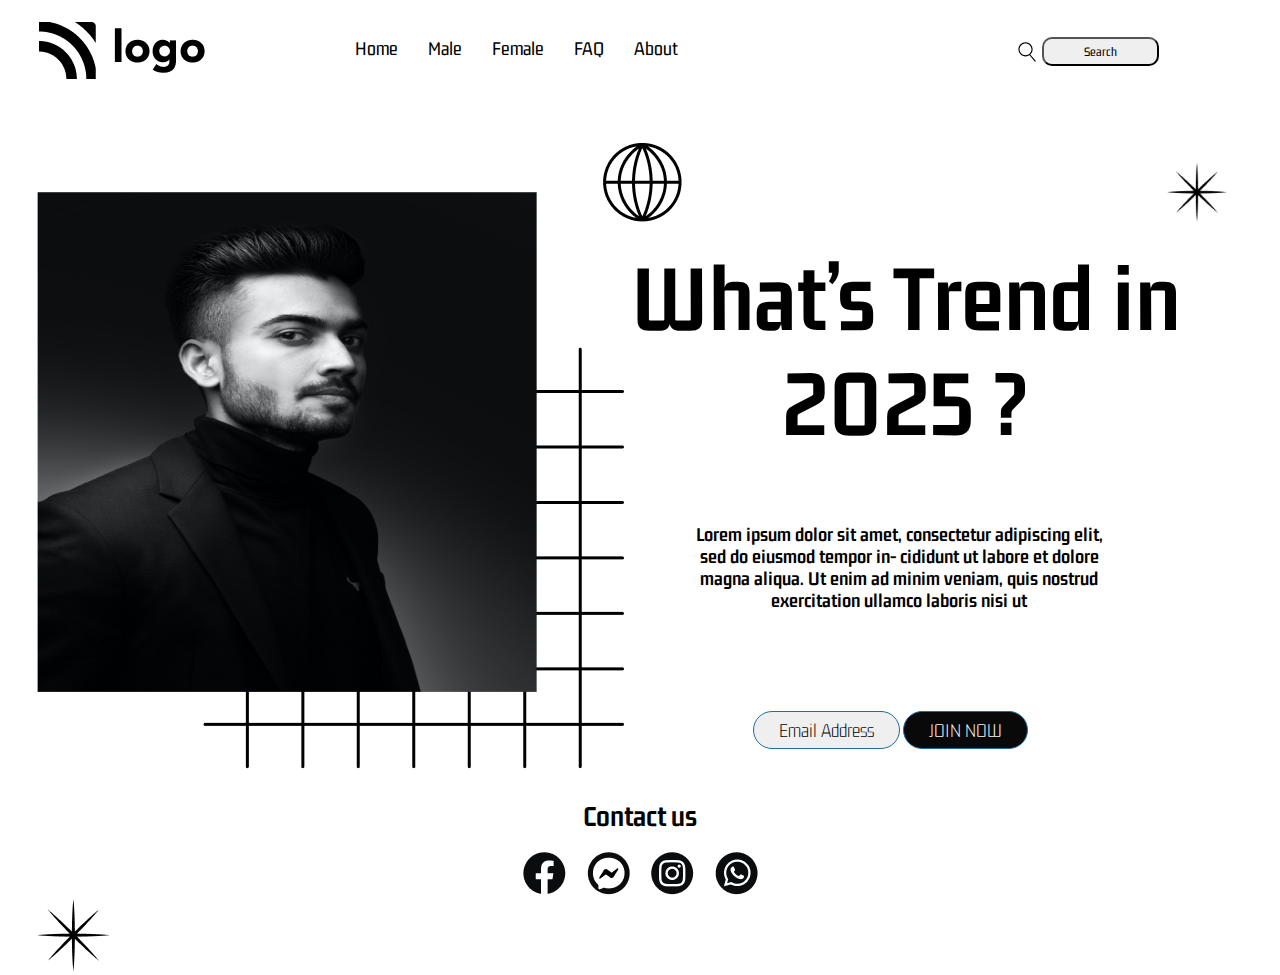
<file: live-class-project-01/index.html>
<!DOCTYPE html>
<html lang="en">
  <head>
    <meta charset="UTF-8" />
    <meta http-equiv="X-UA-Compatible" content="IE=edge" />
    <meta name="viewport" content="width=device-width, initial-scale=1.0" />
    <!-- CSS File -->
    <link rel="stylesheet" href="./style.css" />
    <!-- Font Orbiton -->
    <link rel="preconnect" href="https://fonts.googleapis.com" />
    <link rel="preconnect" href="https://fonts.gstatic.com" crossorigin />
    <link
      href="https://fonts.googleapis.com/css2?family=Orbitron:wght@400;500;600;700;800&display=swap"
      rel="stylesheet"
    />

    <!-- FONT Poppins -->
    <link rel="preconnect" href="https://fonts.googleapis.com" />
    <link rel="preconnect" href="https://fonts.gstatic.com" crossorigin />
    <link
      href="https://fonts.googleapis.com/css2?family=Poppins:wght@200;300;400;500;600;700&display=swap"
      rel="stylesheet"
    />
    <title>live-class-project-01</title>
  </head>
  <body>
    <div class="container">
      <!-- Navbar Section -->
      <section aria-label="navbar">
        <nav class="navbar-container">
          <div class="logo">
            <img src="./assets/Logo.png" alt="brand-logo" />
          </div>
          <div class="middle">
            <ul class="list">
              <li class="list-item">Home</li>
              <li class="list-item">Male</li>
              <li class="list-item">Female</li>
              <li class="list-item">FAQ</li>
              <li class="list-item">About</li>
            </ul>
          </div>
          <!-- <div class="clearfix"></div> -->
          <div class="button-group">
            <div class="search-icon">
              <svg
                width="32"
                height="35"
                viewBox="0 0 32 35"
                fill="none"
                xmlns="http://www.w3.org/2000/svg"
              >
                <path
                  d="M13.42 25.34C6.56004 25.34 0.97998 19.76 0.97998 12.9C0.97998 6.03999 6.56004 0.459991 13.42 0.459991C20.28 0.459991 25.86 6.03999 25.86 12.9C25.87 19.76 20.28 25.34 13.42 25.34ZM13.42 2.44999C7.66004 2.44999 2.97998 7.13999 2.97998 12.89C2.97998 18.64 7.66004 23.33 13.42 23.33C19.18 23.33 23.86 18.64 23.86 12.89C23.86 7.13999 19.18 2.44999 13.42 2.44999Z"
                  fill="black"
                />
                <path
                  d="M30.35 34.4C30.07 34.4 29.7899 34.28 29.5899 34.05L19.75 22.53C19.39 22.11 19.44 21.48 19.86 21.12C20.28 20.76 20.91 20.81 21.27 21.23L31.11 32.75C31.47 33.17 31.42 33.8 31 34.16C30.81 34.32 30.58 34.4 30.35 34.4Z"
                  fill="black"
                />
              </svg>
            </div>
            <div><button class="nav-button">Search</button></div>
          </div>
          <div class="clearfix"></div>
        </nav>
        <div class="clearfix"></div>
      </section>
      <!-- Hero Banner Section -->
      <section aria-label="banner">

        <div class="hero-container">
          <!-- --------------- -->
          <!-- Patterns -->
          <!-- ---------------- -->
                <div class="left-cotent">
                   <!-- person -->
                   <div class="person-hero-iamg">
                    <img src="./assets/Image.png" alt="person-hero-iamge" />
                  </div>
                  <span class="square">
                    <img src="./assets/squares.png" alt="square-pattern" />
                  </span>
                </div>
          <!-- Star -->
              <div class="right-content">
                 <!-- Globe -->
                 <span class="globe">
                  <img src="./assets/globe.png" alt="globe-pattern" />
                </span>
      
                <span class="star">
                  <img src="./assets/start.png" alt="start-pattern" />
                </span>
               
                <div class="hero-container-right">
                  <h1 class="hero-heading">What’s Trend in 2025 ?</h1>
                  <p class="hero-description">
                    Lorem ipsum dolor sit amet, consectetur adipiscing elit, sed do
                    eiusmod tempor in- cididunt ut labore et dolore magna aliqua. Ut
                    enim ad minim veniam, quis nostrud exercitation ullamco laboris
                    nisi ut
                  </p>
                  <div class="button">
                    <button class="button-email">Email Address</button>
                    <button class="button-join">JOIN NOW</button>
                  </div>
                  
                  <div>
                    <h4 class="contact-heading">Contact us</h4>
                    <div class="icons">

                      <span>
                        <img src="./assets/Group.png" alt="facebook-icon" />
                      </span>
                      <span>
                        <img src="./assets/Group (1).png" alt="messenger-icon" />
                      </span>
                      <span>
                        <img src="./assets/Group (2).png" alt="instagram-icon" />
                      </span>
                      <span>
                        <img src="./assets/Group (3).png" alt="whatsapp-icon" />
                      </span>
                    </div>
                  </div>
                  <div class="star-2">
                    <img src="./assets/start.png" alt="start-pattern" />
                </div>

              </div>
        </div>
      </section>
    </div>
  </body>
</html>
</file>
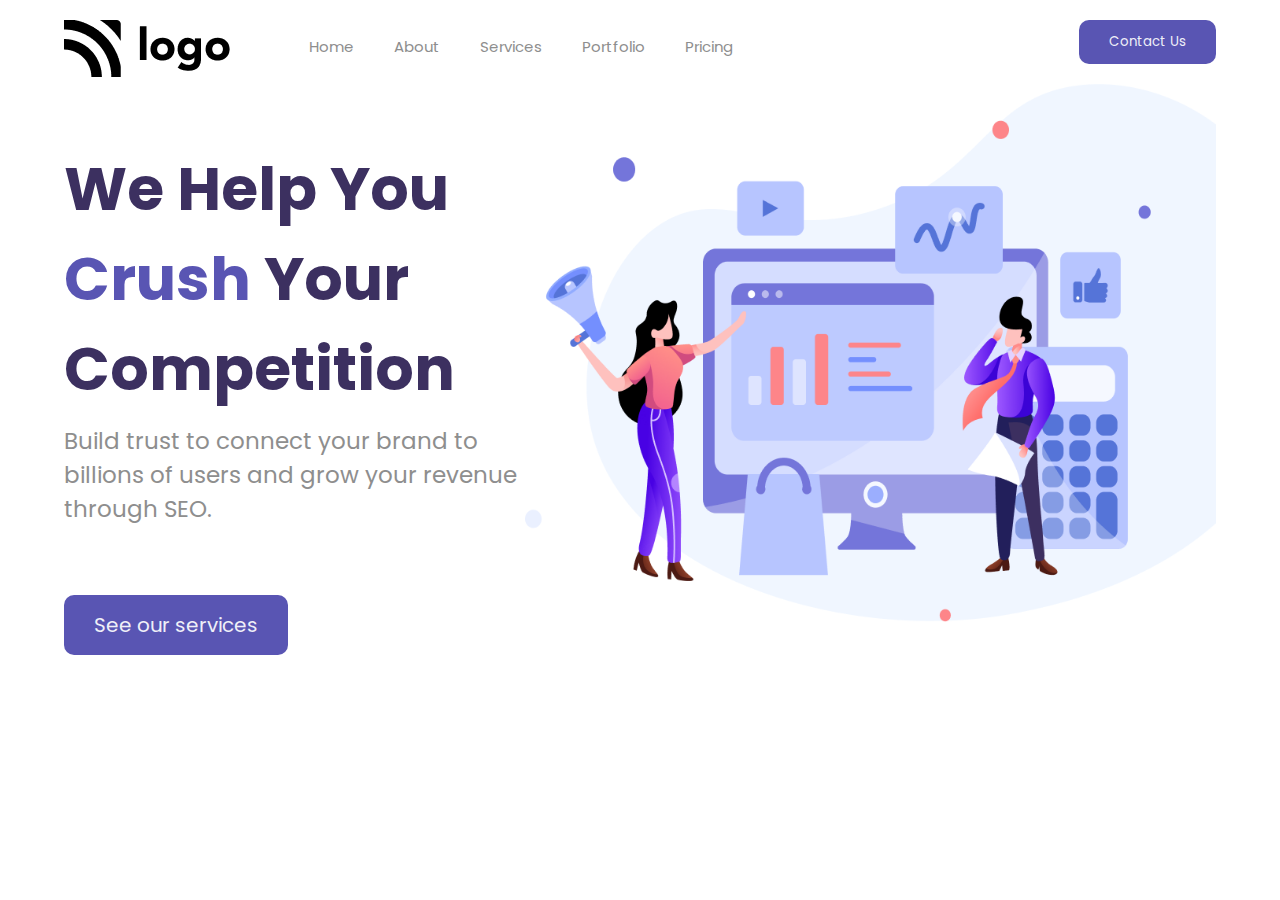
<file: live-class-project-04/index.html>
<!DOCTYPE html>
<html lang="en">
  <head>
    <meta charset="UTF-8" />
    <meta http-equiv="X-UA-Compatible" content="IE=edge" />
    <meta name="viewport" content="width=device-width, initial-scale=1.0" />
    <!-- stylesheet -->
    <link rel="stylesheet" href="./style.css" />
    <!-- Font -->
    <link rel="preconnect" href="https://fonts.googleapis.com" />
    <link rel="preconnect" href="https://fonts.gstatic.com" crossorigin />
    <link
      href="https://fonts.googleapis.com/css2?family=Poppins:wght@200;300;400;500;600;700;800&display=swap"
      rel="stylesheet"
    />
    <title>Document</title>
  </head>
  <body>
    <div class="container">
      <section aria-label="navbar">
        <nav class="navbar-container">
          <div>
            <img src="./assets/Logo.png" alt="brand-logo" />
          </div>
          <div class="grow-list">
            <ul class="list">
              <li class="list-item">Home</li>
              <li class="list-item">About</li>
              <li class="list-item">Services</li>
              <li class="list-item">Portfolio</li>
              <li class="list-item">Pricing</li>
            </ul>
            <div class="clearfix"></div>
          </div>
          <div class="button-group">
            <button class="nav-button">Contact Us</button>
          </div>
        </nav>
        <div class="clearfix"></div>
      </section>
      <!-- Banner -->
      <section aria-label="banner">
        <div class="banner-container">
          <!-- Left text -->
          <div>
            <h1 class="heading-text">
              We Help You <span>Crush</span> Your Competition
            </h1>
            <p class="description">
              Build trust to connect your brand to billions of users and grow
              your revenue through SEO.
            </p>
            <button class="nav-button btn">See our services</button>
          </div>
          <!-- Right Text -->
          <div>
            <img src="./assets/Header Illustration.png" alt="illustration" />
          </div>
        </div>
        <div class="container"></div>
      </section>
    </div>
  </body>
</html>
</file>
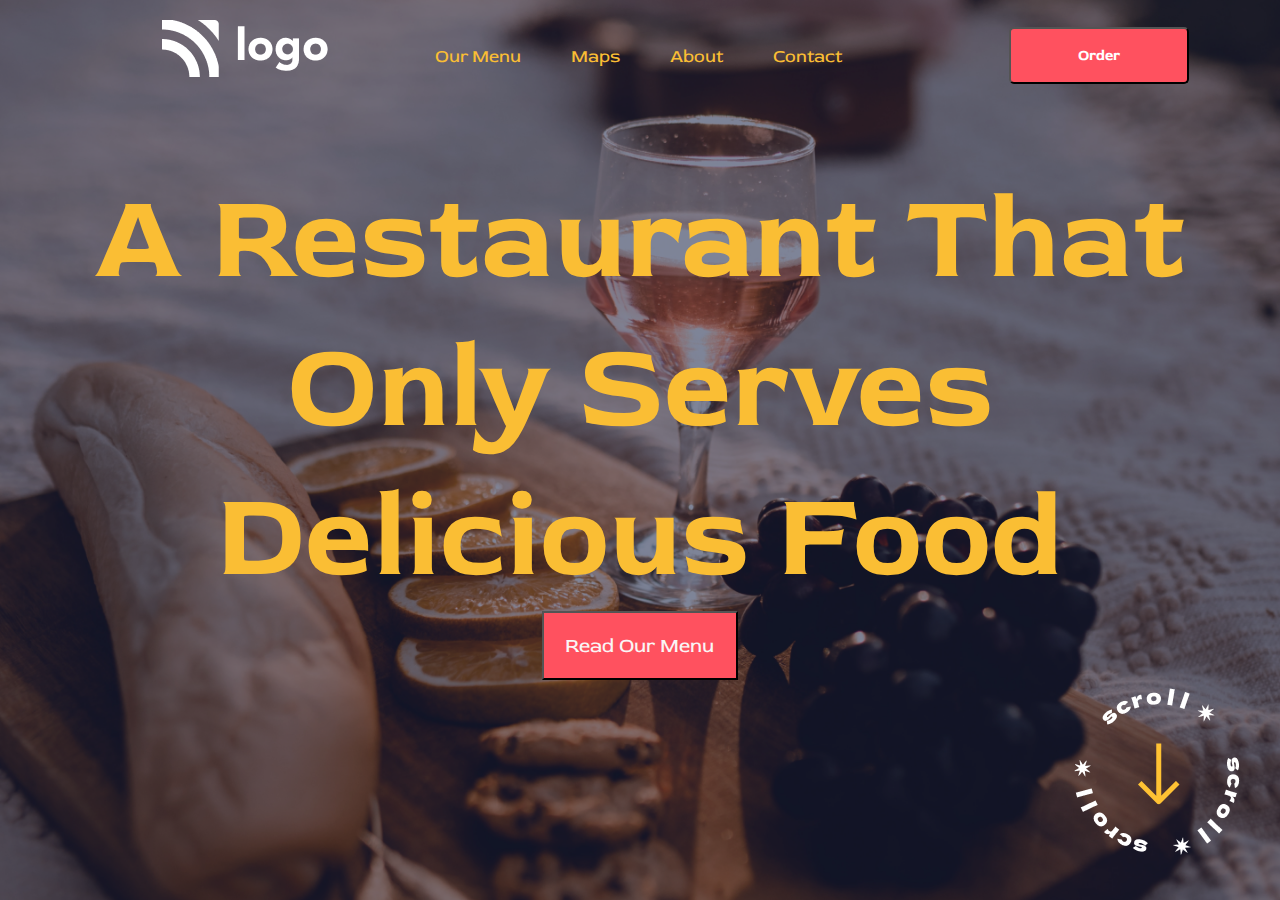
<file: live-class-project-2/index.html>
<!DOCTYPE html>
<html lang="en">
  <head>
    <meta charset="UTF-8" />
    <meta http-equiv="X-UA-Compatible" content="IE=edge" />
    <meta name="viewport" content="width=device-width, initial-scale=1.0" />
    <link rel="stylesheet" href="style.css" />
    <!-- Red Rose Font -->
    <link rel="preconnect" href="https://fonts.googleapis.com" />
    <link rel="preconnect" href="https://fonts.gstatic.com" crossorigin />
    <link
      href="https://fonts.googleapis.com/css2?family=Red+Rose:wght@300;400;500;600;700&display=swap"
      rel="stylesheet"
    />
    <!-- Dela Font -->
    <link rel="preconnect" href="https://fonts.googleapis.com" />
    <link rel="preconnect" href="https://fonts.gstatic.com" crossorigin />
    <link
      href="https://fonts.googleapis.com/css2?family=Dela+Gothic+One&display=swap"
      rel="stylesheet"
    />
    <title>Document</title>
  </head>
  <body>
    <div class="container">
      <section aria-label="navbar">
        <nav class="navbar">
          <div>
            <img src="./assets/white-logo.png" alt="logo" class="logo" />
          </div>
          <div>
            <ul class="list">
              <li class="list-item">Our Menu</li>
              <li class="list-item">Maps</li>
              <li class="list-item">About</li>
              <li class="list-item">Contact</li>
            </ul>
          </div>
          <div>
            <button class="button-small">Order</button>
          </div>
        </nav>
        <div class="clearfix"></div>
      </section>
      <!-- Hero Section -->
      <section aria-label="hero">
        <div class="hero">
          <h1 class="hero-heading">
            A Restaurant That Only Serves Delicious Food
          </h1>
          <button class="button-large">Read Our Menu</button>
          <div class="bottom">
            <div>
              <img src="./assets/scrool.png" alt="bottom-logo" />
            </div>
          </div>
        </div>
      </section>
    </div>
  </body>
</html>
</file>
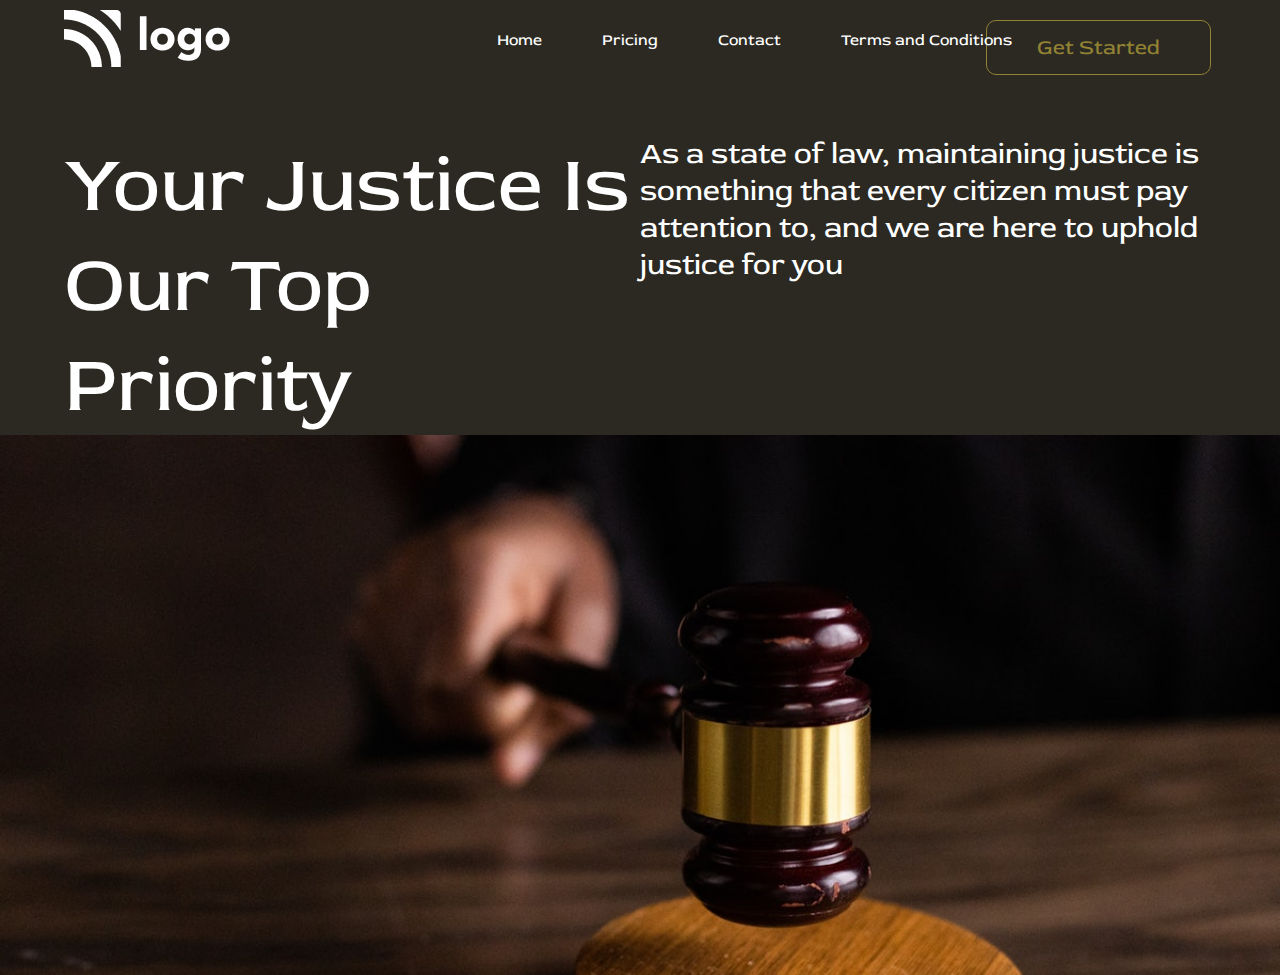
<file: live-class-project-3/index.html>
<!DOCTYPE html>
<html lang="en">
  <head>
    <meta charset="UTF-8" />
    <meta http-equiv="X-UA-Compatible" content="IE=edge" />
    <meta name="viewport" content="width=device-width, initial-scale=1.0" />
    <link rel="stylesheet" href="style.css" />
    <!-- Red Rose Font -->
    <link rel="preconnect" href="https://fonts.googleapis.com" />
    <link rel="preconnect" href="https://fonts.gstatic.com" crossorigin />
    <link
      href="https://fonts.googleapis.com/css2?family=Red+Rose:wght@300;400;500;600;700&display=swap"
      rel="stylesheet"
    />
    <!-- Dela Font -->
    <link rel="preconnect" href="https://fonts.googleapis.com" />
    <link rel="preconnect" href="https://fonts.gstatic.com" crossorigin />
    <link
      href="https://fonts.googleapis.com/css2?family=Dela+Gothic+One&display=swap"
      rel="stylesheet"
    />
    <title>Document</title>
  </head>
  <body>
      <nav class="navbar clearfix{">
        <div class="container">
        <div class="logo nav-item">
          <img src="./assets/white-logo.png" alt="">
        </div>
        <div class="nav-item">
          <ul>
            <li>Home</li>
            <li>Pricing</li>
            <li>Contact</li>
            <li>Terms and Conditions</li>
          </ul>
        </div>
        <div class="nav-item">
          <button>Get Started</button>
        </div>
      </div>
      </nav>
      <!-- Hero Section -->
    <div class="hero">
      <div class="container">
        <div class="rightCont">
          Your Justice Is
Our Top Priority
        </div>
        <div class="leftCont">
          As a state of law, maintaining justice is something that every citizen must pay attention to, and we are here to uphold justice for you
        </div>
      </div>
      
    </div>
    <div class="heroimg"></div>
  </body>
</html>
</file>
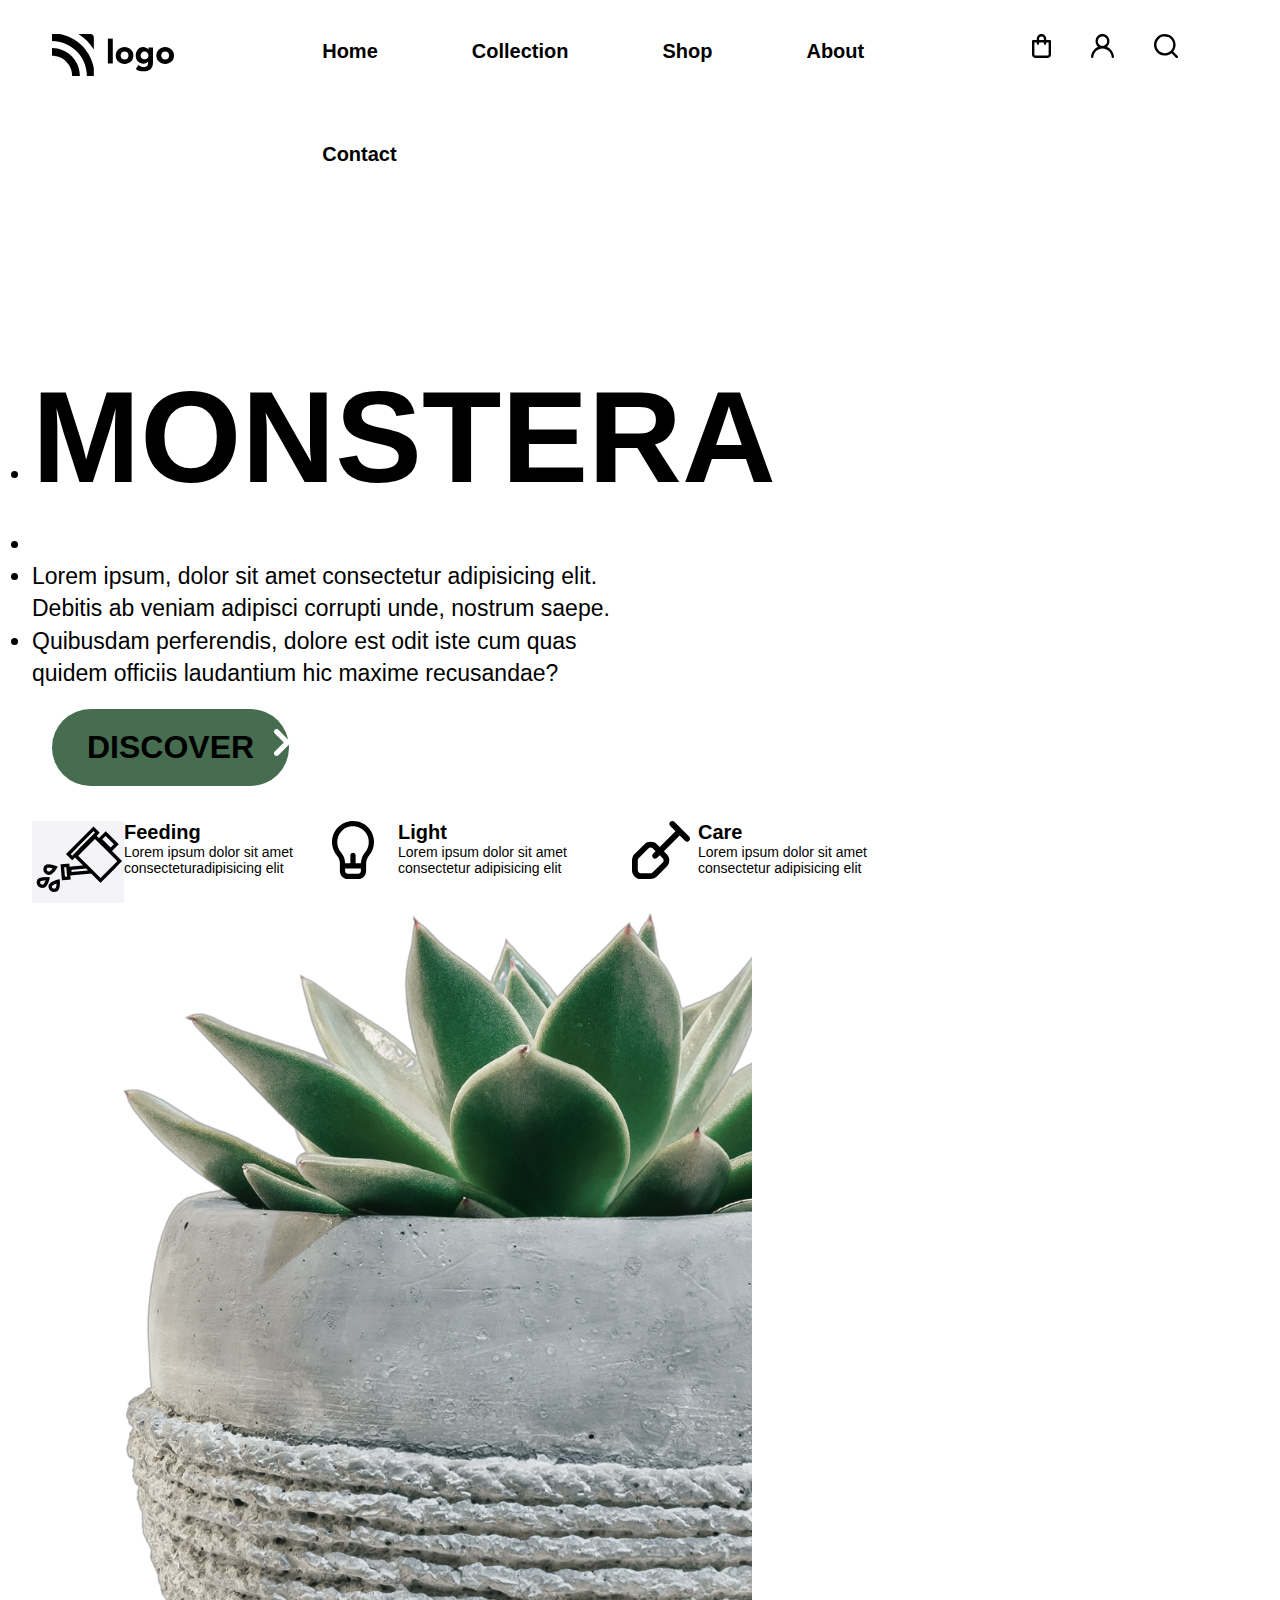
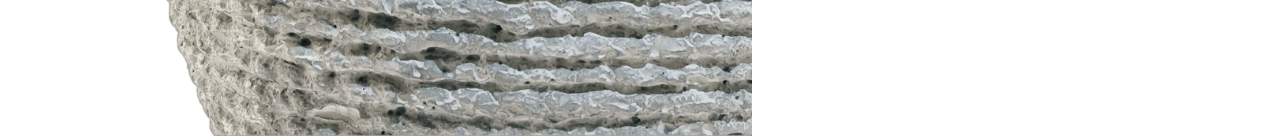
<file: live-class-project-6/index.html>
<!DOCTYPE html>
<html lang="en">
  <head>
    <meta charset="UTF-8" />
    <meta http-equiv="X-UA-Compatible" content="IE=edge" />
    <meta name="viewport" content="width=device-width, initial-scale=1.0" />
    <title>Document</title>
    <!-- <link
      href="https://fonts.googleapis.com/css?family=Allerta"
      rel="stylesheet"
    /> -->
    <!-- <link
      href="https://fonts.googleapis.com/css?family=Abel"
      rel="stylesheet"
    /> -->
    <link rel="stylesheet" href="./index.css">
    <style>
      
    </style>
  </head>
  <body>
    <nav id="navbarMonstera">
      <div id="navFirst">
        <img src="./photos/Logo.svg" />
      </div>

      <div id="navMid">
        <div>
          <h4>Home</h4>
        </div>
        <div><h4>Collection</h4></div>
        <div>
          <h4>Shop</h4>
        </div>
        <div>
          <h4>About</h4>
        </div>
        <div>
          <h4>Contact</h4>
        </div>
      </div>

      <div id="navEnd">
        <div>
          <img src="./photos/cart.svg" />
        </div>
        <div>
          <img src="./photos/user.svg" />
        </div>
        <div>
          <img src="./photos/search.svg" />
        </div>
      </div>
    </nav>
    <div class="clearfix"></div>
    <div id="midWhole">
      <div id="midWholePart1">
        <div id="midWholePart11">
          <div>
            <ul>
              <li><h1 id="monstera">MONSTERA</h1></li>
              <li></li>
              <li>
                Lorem ipsum, dolor sit amet consectetur adipisicing elit.
                Debitis ab veniam adipisci corrupti unde, nostrum saepe.
              </li>
              <li>
                Quibusdam perferendis, dolore est odit iste cum quas quidem
                officiis laudantium hic maxime recusandae?
              </li>
            </ul>
          </div>
        </div>
        <div id="midWholePart12">
          <div id="midWholePart121">
            <div>
              <h1>DISCOVER</h1>
            </div>
            <div id="midWholePart122">
              <img src="./photos/greaterThan.svg" alt="">
            </div>
          </div>
          <div class="clearfix"></div>
        </div>
        <div id="midWholePart13">
          <div class="midWholePart13Parts">
            <div>
              <img id="feeding" src="./photos/water plant.png" />
            </div>
            <div class="feeding">
              <h4>Feeding</h4>
              <p class="text">
                Lorem ipsum dolor sit amet consecteturadipisicing elit
              </p>
            </div>
          </div>
          <div class="midWholePart13Parts">
            <div>
              <img id="light" src="./photos/light.svg" alt="" />
            </div>
            <div>
              <h4>Light</h4>
              <p class="text">
                Lorem ipsum dolor sit amet consectetur adipisicing elit
              </p>
            </div>
          </div>
          <div class="midWholePart13Parts">
            <div>
              <img id="care" src="./photos/plough.svg" />
            </div>
            <div>
              <h4>Care</h4>
              <p class="text">
                Lorem ipsum dolor sit amet consectetur adipisicing elit
              </p>
            </div>
          </div>
        </div>
        <div class="clearfix"></div>
      </div>
      <div>
        <img id="imgMain" src="./photos/6_folwer_cut.png" />
      </div>
    </div>
    <!-- <div class="clearfix"></div> -->
  </body>
</html>
</file>
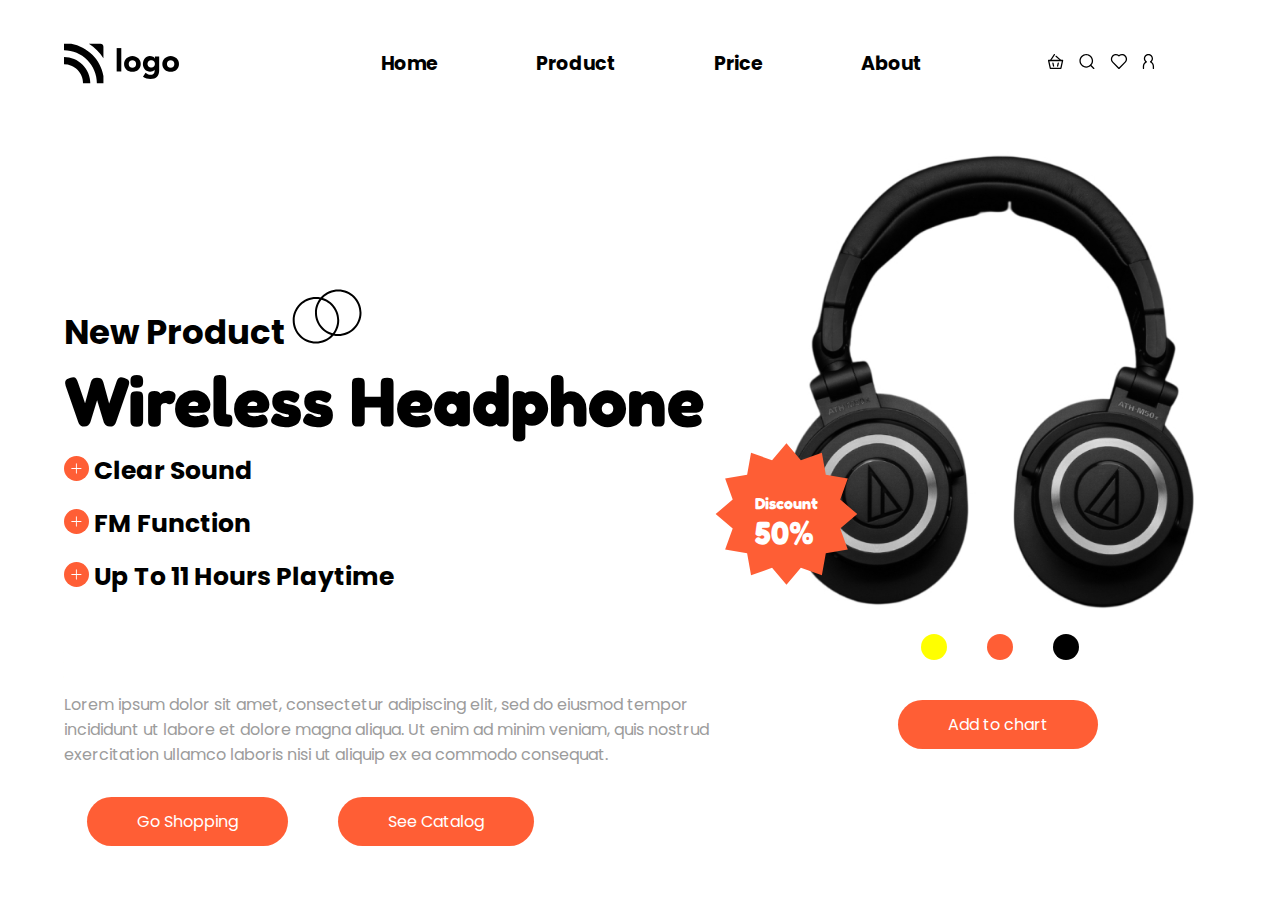
<file: live-class-project-7WirelessHeadphone/index.html>
<!DOCTYPE html>
<html lang="en">
  <head>
    <meta charset="UTF-8" />
    <meta http-equiv="X-UA-Compatible" content="IE=edge" />
    <meta name="viewport" content="width=device-width, initial-scale=1.0" />
    <link rel="stylesheet" href="css/index.css" />
    <link rel="preconnect" href="https://fonts.googleapis.com" />
    <link rel="preconnect" href="https://fonts.gstatic.com" crossorigin />
    <link
      href="https://fonts.googleapis.com/css2?family=Fredoka+One&family=Poppins&display=swap"
      rel="stylesheet"
    />
    <title>Product Home Page</title>
  </head>
  <body>
    <nav>
      <img src="./images/logo.svg" alt="logo" />
      <div class="nav-items">
        <h5 class="nav-item active-item">Home</h5>
        <h5 class="nav-item">Product</h5>
        <h5 class="nav-item">Price</h5>
        <h5 class="nav-item">About</h5>
      </div>
      <!-- <div class="clearfix"></div> -->
      <img src="./images/actions.svg" alt="actions" />
    </nav>
    <div class="clearfix"></div>
    
    <div class="intro-section">
      <div class="left-section">
        <h3>
          New Product
          <img src="./images/circles.svg" alt="circles" />
        </h3>
        <h1>Wireless Headphone</h1>
        <div class="sub-headlines">
          <h5 class="sub-headline">
            <img src="./images/plus.svg" alt="plus" /> Clear Sound
          </h5>
          <h5 class="sub-headline">
            <img src="./images/plus.svg" alt="plus" /> FM Function
          </h5>
          <h5 class="sub-headline">
            <img src="./images/plus.svg" alt="plus" /> Up To 11 Hours Playtime
          </h5>
        </div>
        <p class="text">
          Lorem ipsum dolor sit amet, consectetur adipiscing elit, sed do
          eiusmod tempor incididunt ut labore et dolore magna aliqua. Ut enim ad
          minim veniam, quis nostrud exercitation ullamco laboris nisi ut
          aliquip ex ea commodo consequat.
        </p>
        <div class="action-btns">
          <button class="action-btn">Go Shopping</button>
          <button class="action-btn">See Catalog</button>
        </div>
      </div>
      <div class="right-section">
        <div class="headphone-div">
          <div>
              <img src="./images/discount.svg" alt="discount" class="discount" />
            <div class="discount-content">
              <h4>Discount</h4>
              <h1>50%</h1>
            </div>
          </div>
          <img src="./images/headphones.jpg" alt="headphone" />
        </div>
        <div class="dots">
          <div class="dot yellow-dot"></div>
          <div class="dot tomato-dot"></div>
          <div class="dot black-dot"></div>
        </div>
        <div class="clearfix"></div>
        <button class="action-btn">Add to chart</button>
      </div>
    </div>
    <div class="clearfix"></div>
  </body>
</html>
</file>
<file: live-class-project-01/style.css>
@import url("https://fonts.googleapis.com/css2?family=Gemunu+Libre:wght@200&display=swap");
* {
  box-sizing: border-box;
  margin: 0;
  padding: 0;
  font-family: "Gemunu Libre", sans-serif;
  list-style: none;
}
.clearfix {
  clear: both;

}
.container {
  padding: 5px;
  width: 95%;
  margin: auto;
}
.navbar-container {
  display: block;
  padding: 2px;
  margin-top: 15px;
}
.navbar-container > div {
  float: left;
}
.logo {
  width: 25%;
}
.middle {
  width: 50%;
  /* text-align: center; */
}
.list {
  margin-bottom: 10px;
}
.list-item {
  text-align: center;
  float: left;
  font-size: 20px;
  /* padding: 15px; */
  margin: 15px;

}
.button-group {
  /* background-color: red; */
  width: 25%;
  padding-left: 76px;
  /* text-align: center; */
}
.button-group > div {
  float: left;
  text-align: center;
  /* margin-right: 20px;*/
  margin-top: 15px;
}
.nav-button {
  /* border-bottom-color: red; */
  padding: 5px 40px;
  margin-right: 25px;
  -webkit-border-radius: 40px;
  -moz-border-radius: 40px;
  border-radius: 10px;
}
.hero-container{
    margin-top: 60px;
}
.search-icon svg{
  height: 20px;
  width: 20px;
  margin-right: 5px;
  margin-top: 5px;

}
.hero-container > .left-cotent {
    float:left;
    margin-top: 50px;
    margin-right: 50px;
}
.person-hero-iamg>img{
  height: 500px;
    width: 500px;
}
.square{
    float: right;
    margin-right: -87px;
    margin-top: -348px;
  
}
.right-content{
    /* background-color:red; */
    /* height: 100vh; */
    text-align: center;
}
.globe{
    margin-right: 40%;
    /* padding-left: 75px; */
}
.star>img{
    width: 60px;
    height: 60px;
}
.hero-heading{
        /* width: 107%; */
        text-align: center;
        padding: 19px;
        /* text-decoration: solid; */
        font-size: 97px;
        font-weight: bolder;
}
.hero-description {
    /* background-color: red; */
    width: 35%;
    text-align: center;
    margin-left: 54%;
    font-weight: bold;
    font-size: 20px;
    text-decoration: solid;
    padding: 50px 0;
}
.button-email{
    border: 1px solid #1C6EA4;
    border-radius: 40px;
    font-size: 20px;
    font-weight: 100;
    padding:7px 25px ;
}
.button{
    padding: 50px; 
}
.button-join{
    border: 1px solid #1C6EA4;
    border-radius: 40px;
    font-size: 20px;
    font-weight: 100;
    padding:7px 25px ;
    color: rgb(249, 247, 244);
   background-color:#090909;
   /* padding: 50px; */
}
.contact-heading{
font-size: 30px;
text-align: center;
}
.icons{
    text-align: center;
    margin-top: 20px;
}
.icons>span{
    padding: 9px;
    
}
.star-2{
    float: left;
}
/* .star-2>img{
  padding-bottom: 20px;÷
} */
 /* .........nav-bar...hover effect */
 .list-item:hover{
  transform: scale(1.3);
    cursor: pointer;
    /* font-weight:1000;
    font-size: 25px; */
    /* position:relative; */
    /* margin: 10px; */
    border-bottom: 2px solid #010e16;
    border-radius: 40px 0px 0px 0px;

 }
</file>
<file: live-class-project-04/style.css>
*{
    margin: 0;
    padding: 0;
    box-sizing: border-box;
    list-style: none;
    font-family: 'Poppins';
}
.clearfix{
    clear: both;
}
.container{
    width: 90%;
    margin: 0 auto ;
}
.navbar-container{
    padding-top: 20px;
}
.navbar-container>div{
    float: left;
}
.navbar-container>div:nth-child(1){
 width: 20%;
}
.navbar-container>div:nth-child(2){
    width: 60%;
}
.navbar-container>div:nth-child(3){
    width: 20%;
}
.list-item{
    float: left;
    padding: 15px;
    font-size: 15px;
    margin-right: 10px;
    color: #8e8e8e;
}
.banner-container div:first-child{
    float: left;
    width: 40%;
}
.banner-container div:last-child{
    float: left;
    width: 60%;
}
.nav-button{
    padding: 20px;
    padding: 12px 30px;
    border-radius: 10px;
    background-color: #5955b3;
    border: none;
    color: #efeff8;
}
.description{
    margin-top: 10px;
    font-size: 23px;
    color: #8e8e8e;
}
.button-group .nav-button{
    float: right;
}

.banner-container div:last-child > img{
    width: 100%;
}
.heading-text{
    font-size: 60px;
    padding-top: 60px;
    color: #3c3060;
}
.heading-text > span{
    color: #5955b3;
}
.btn{
    padding: 15px 30px;
    font-size: 20px;
    margin-top: 15%;
}


/* hover-effect */
.list-item:hover{
    color: #191919;
    transform: scale(1.2);
}
</file>
<file: live-class-project-2/style.css>
* {
  margin: 0;
  padding: 0;
  box-sizing: border-box;
  font-family: "Red Rose", cursive;
}
.clearfix{
  clear: both;
}

body{
  background : url("./assets/pexels-maxyne-barcel-10402282\ 1.png");
  height: 100Vh;
  width:100%;
  background-repeat: no-repeat;
  background-size: cover;
}
.container{
  background-color: #131b437a;
  height: 100vh;
}
section{
  width: 90%;
  margin: 0 auto ;
  padding-top: 20px;

}

/* ---------- NAVBAR ------------ */
.navbar{
  background-color: aqua;
}
.navbar > div{ 
float: left;
}
.navbar > div:first-child{
  position: relative;
  right: 5%;
  width: 30%;
}
.navbar > div:nth-child(2){
  width: 40%;
}
.navbar> div:last-child{
  width: 30%;
}
.list>li{
  float: left;
  padding: -7px;
  list-style: none;
  margin: 25px;
  font-size: 18px;
  color: #fabe34;
}
.button-small{
  padding: 17px 67px;
  border-radius: 5px;
  background-color: rgb(255, 81, 95);
  position: relative;
  left: 40%;
  color: white;
  font-weight: 900;
  font-size: 15px;
  margin-top: 7px;
}

/* ------------------------------ */
/* ---------- HERO ------------ */
.hero{
  text-align: center;
}
.hero>h1{
  text-align: center;
  position: relative;
  font-size: 120px;
  margin-top: 51px;
  color: #fabe34;
}
.hero>button{
  width: 17%;
  margin: 0 auto;
  background-color: #ff515f;
  padding: 20px;
  font-size: 20px;
  text-decoration: none;
  color: #faf5f5;
}
div>img{
  position: relative;
  right: -45%;
}
/* ------------------------------ */
</file>
<file: live-class-project-3/style.css>
*{
    margin: 0px;
    padding: 0px;
    box-sizing: border-box;
    font-family: 'Red Rose';
}
.clearfix{
    clear: both;
}
.container{
    width: 90%;
    margin: 0 auto;
}
.container > div{
    float: left;
}
.container > .nav-item:nth-child(1){
    width: 20%;
}
.container > .nav-item:nth-child(2){
    width: 60%;
}
.container > .nav-item:nth-child(3){
    width: 20%;
}
.navbar{
    padding-top: 10px;
    background-color: #2b2922;
    overflow: hidden;
}
div > ul >li{
    float: left;
    text-decoration: none;
    list-style: none;
    padding: 20px;
    color: white;
    margin: 0 10px;
}
div>ul{
    position: relative;
    left: 25%;
}
button{
    margin-top: 10px;
    padding: 13px 50px;
    font-size: 21px;
    background-color: #2b2922;
    border: 1px solid #928234;
    color: #928234;
    border-radius: 10px;
}
.hero{
    background-color: #2b2922;
    overflow: hidden;
    padding-top: 60px;
    
}
.rightCont{
    width: 50%;
    font-size: 80px;
    color: #ffffff;
}
.leftCont{
    width: 50%;
    font-size: 30px;
    color:#ffffff;
}
.heroimg{
    background-image: url(./assets/law_requirements.jpg);
    height:540px;
    background-size: cover;
    background-color: rgb(126, 45, 45);
}
</file>
<file: live-class-project-6/index.css>
*{
    padding: 0;
    margin: 0;
    box-sizing: border-box;
    font-family:Arial;
}
.clearfix{
    clear: both;
}
#navbarMonstera{
    width: 95%;
    margin: 0 auto;
}
#navbarMonstera > div{
    float: left;
    overflow: hidden;
}
#navbarMonstera > div:nth-child(1){
    width: 20%;
}
#navbarMonstera > div:nth-child(2){
    width: 60%;
}
#navbarMonstera > div:nth-child(3){
    width: 20%;
}
#navFirst img{
    padding: 34px 20px;
}
#navMid > div {
    float: left;
    padding: auto;
    font-size: 19px;
    padding: 40px 47px;
    font-weight: bolder;
}
#navEnd > div{
    position: relative;
    left: 3%;
    float: left;
    padding: 34px 20px;
}
#midWhole{
    width: 95%;
    margin: 0 auto;
}
#monstera{
    font-size: 130px;
}
#midWholePart1 {
    width: 50%;
 float: left;
 margin-top: 140px;
}
#imgMain{
    position: relative;
    left: 7.5%;
    z-index: -1;
}
#midWholePart11 div ul li {
    font-size: 23px;
    font-weight: lighter;
    line-height: 1.4;
}
#midWholePart121{
    display: flex;
    background-color: rgb(70, 109, 80);
    margin-top: 20px;
    margin-left: 20px;
    width: 39%;
    border-radius: 41px;
}
#midWholePart121 div:first-child{
    padding: 0px 15px ;
}
#midWholePart121:first-child{
    padding: 20px;
}
#midWholePart122{
    padding-left: 5px;
}
#midWholePart13{
    width: 1000px;
}
#midWholePart13 > div{
    margin-top: 35px;
    position: relative;
    float: left;
    width: 30%;
}
.midWholePart13Parts > div:first-child {
    float: left;
    padding: 0;
    margin: 0;
}
.midWholePart13Parts > div:last-child{
    padding-left: 66px;
}
.text {
    font-size: 14px;
} 
h4{
    font-size:20px ;
}


/* navbar animation */
#navMid > div > h4:hover{
    border-bottom: 2px solid #000000;
}
</file>
<file: live-class-project-7WirelessHeadphone/css/index.css>
*{
    margin: 0;
    padding: 0;

    box-sizing: border-box;
    list-style: none;
    font-family: 'Poppins';
    /* clear: both; */
}
.clearfix{
    clear: both;

}
body{
    width: 90%;
    margin: 25px  auto 0; 
}
nav{
    clear: both;
}
nav  > img{
    float: left;
}
nav > div{
    float: left;
}
.nav-items{
    overflow: hidden;
}
.nav-item{
    float: left;
    padding: 17px;
    margin: 7px 32px 9px;
    position: relative;
    left: 19%;
    font-size: 19px;
    z-index: 1;
}
nav{
    overflow: hidden;
}
.intro-section > div{
    float: left;
}
nav >  img:first-child{
    width: 10%;
    margin-top: 18px;
}
nav > img:last-child{
    width: 20%;
    margin-top: 20px;
}
.nav-items{
    width: 70%;
}

.intro-section > div {
    float: left;
}
.intro-section > div:first-child{
    width: 60%;
}
.intro-section> div:last-child{
    top: -50px;
    position: relative;
    width: 40%;
}
.headphone-div > img:last-child{
    
    height: 300px;
    width: 300px;
}
.left-section > h3{
    font-size: 34px;

}
.left-section{
    margin-top: 185px;
    
}
.left-section > h1{
    font-family: 'Fredoka One';
    font-size: 70px;
}
.sub-headline > img{
    position: relative;
    top: 2px;
    margin-top: 11px;
    background-color: #ff5e35;
    border-radius: 50px;
    padding: 7px;
    height: 25px;

}
.sub-headline{
    font-size: 25px;
    line-height: 2;
    /* line-break: anywhere; */
}

.text{
    margin-top: 90px;
    color: #9c9c9c;
}
.act-btns{
    margin-top: 15px;
}
.action-btn{
    padding: 10px;
    margin-top:30px ;
    border-radius: 37px;
    margin: 30px 23px;
    background-color: #ff5e35;
    border: none;
    padding: 12px 50px;
    color: #fff;
    font-size: 16px;
    font-family: 'Poppins';
}
.headphone-div{
    position: absolute;
}
.discount{
    position: relative;
    top: 385px;
    height: 150px;
    left: -40px;
    width: 143px;
}
.headphone-div > img:last-child {
    height: 480px;
    width: 480px;
    position: relative;
    top: -120px;
    z-index: -2;
}
.discount-content{
    top: 282px;
    position: relative;
  
}
.discount-content >h4{
    color: #fff;
    font-family: 'Fredoka One';
    font-size: ;
}
.discount-content > h1{
    font-family: 'Fredoka One';
    color: #fff;
}
.headphone-div{
}
.dot{
    float: left;
    position: relative;
    top: 560px;
    padding: 13px;
    border-radius: 50px;
    left: 146px;
    margin: 20px;
}
.yellow-dot{
    background-color: #ffff00;
}
.tomato-dot{
    background-color: #ff5e35;
}
.black-dot{
    background-color: #000000;
}
.right-section>button{
    position: relative;
    top: 550px;
    left: 120px;
}



/* animation */

/* .nav-item :hover{
    scale:1.3;
} */

.nav-item:hover{
    scale: 1.3;
    color: #ff5e35;
    font-weight: bold;
}
</file>
